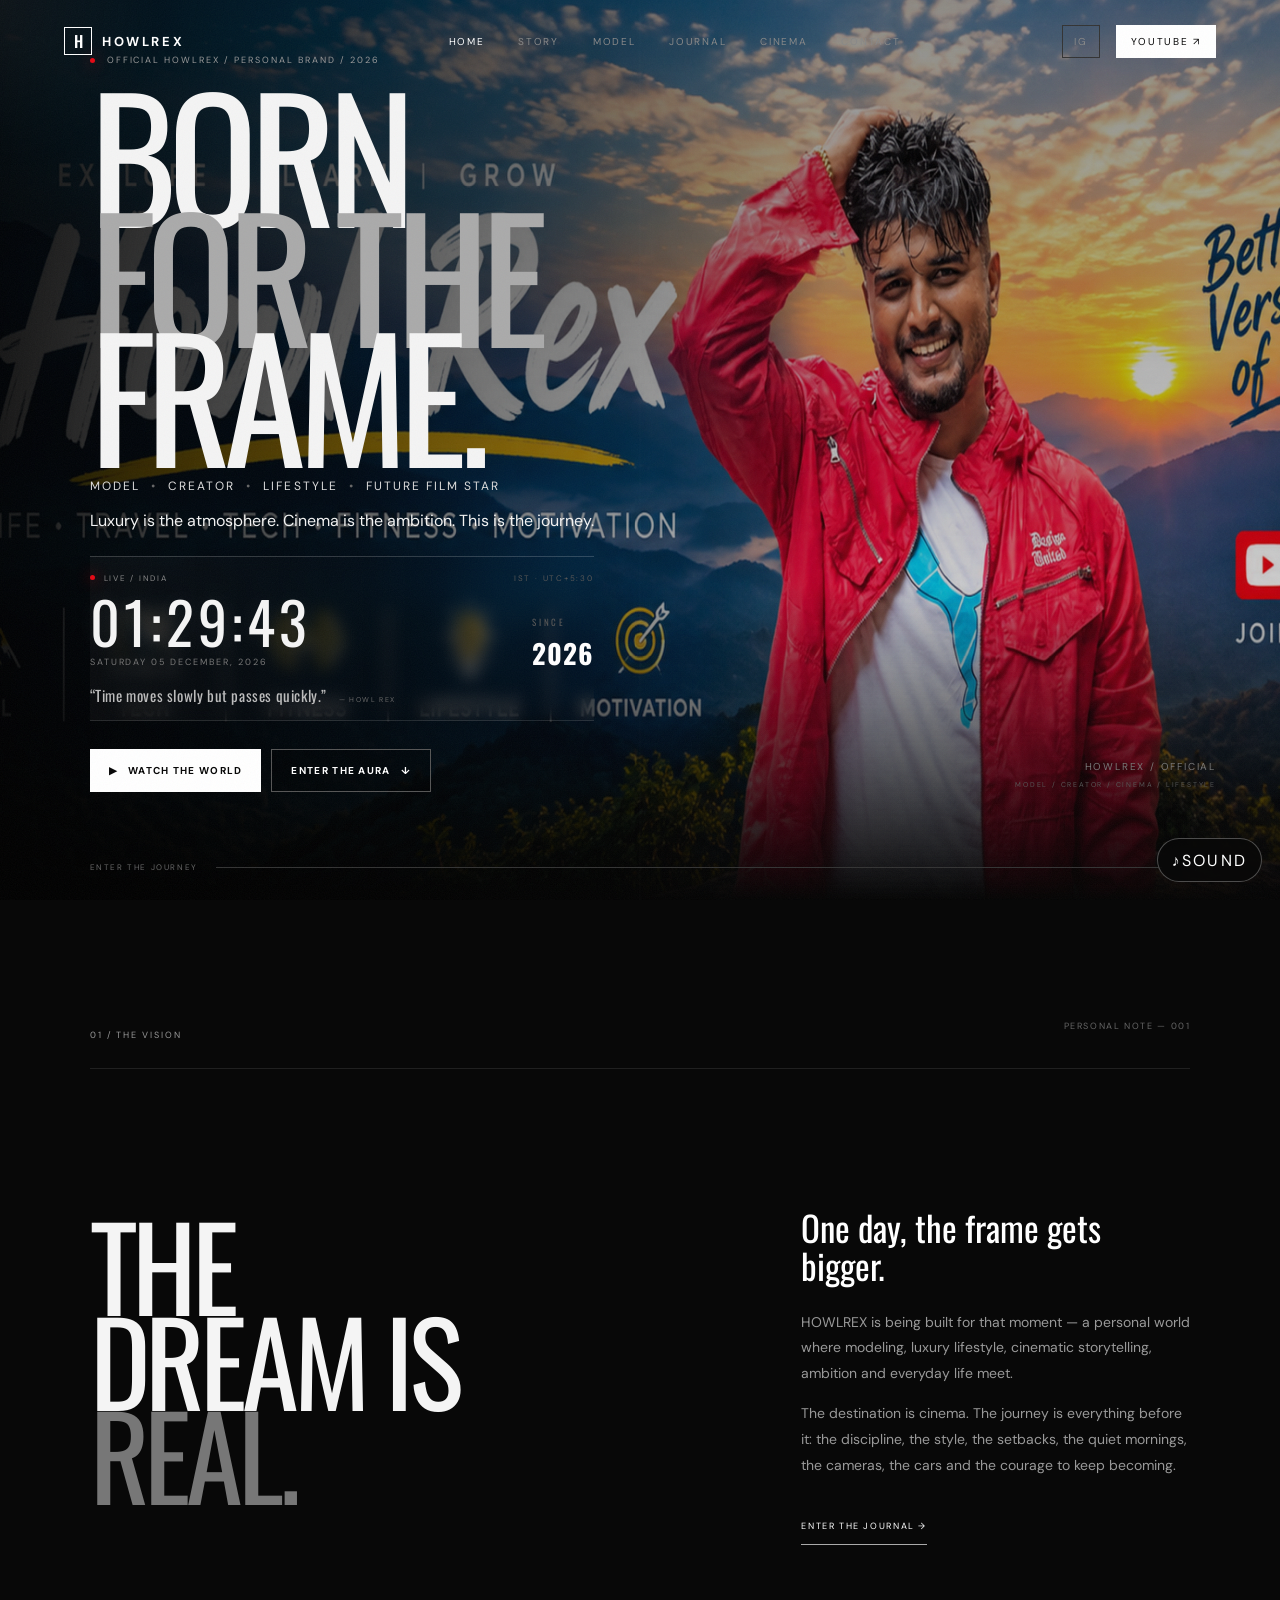
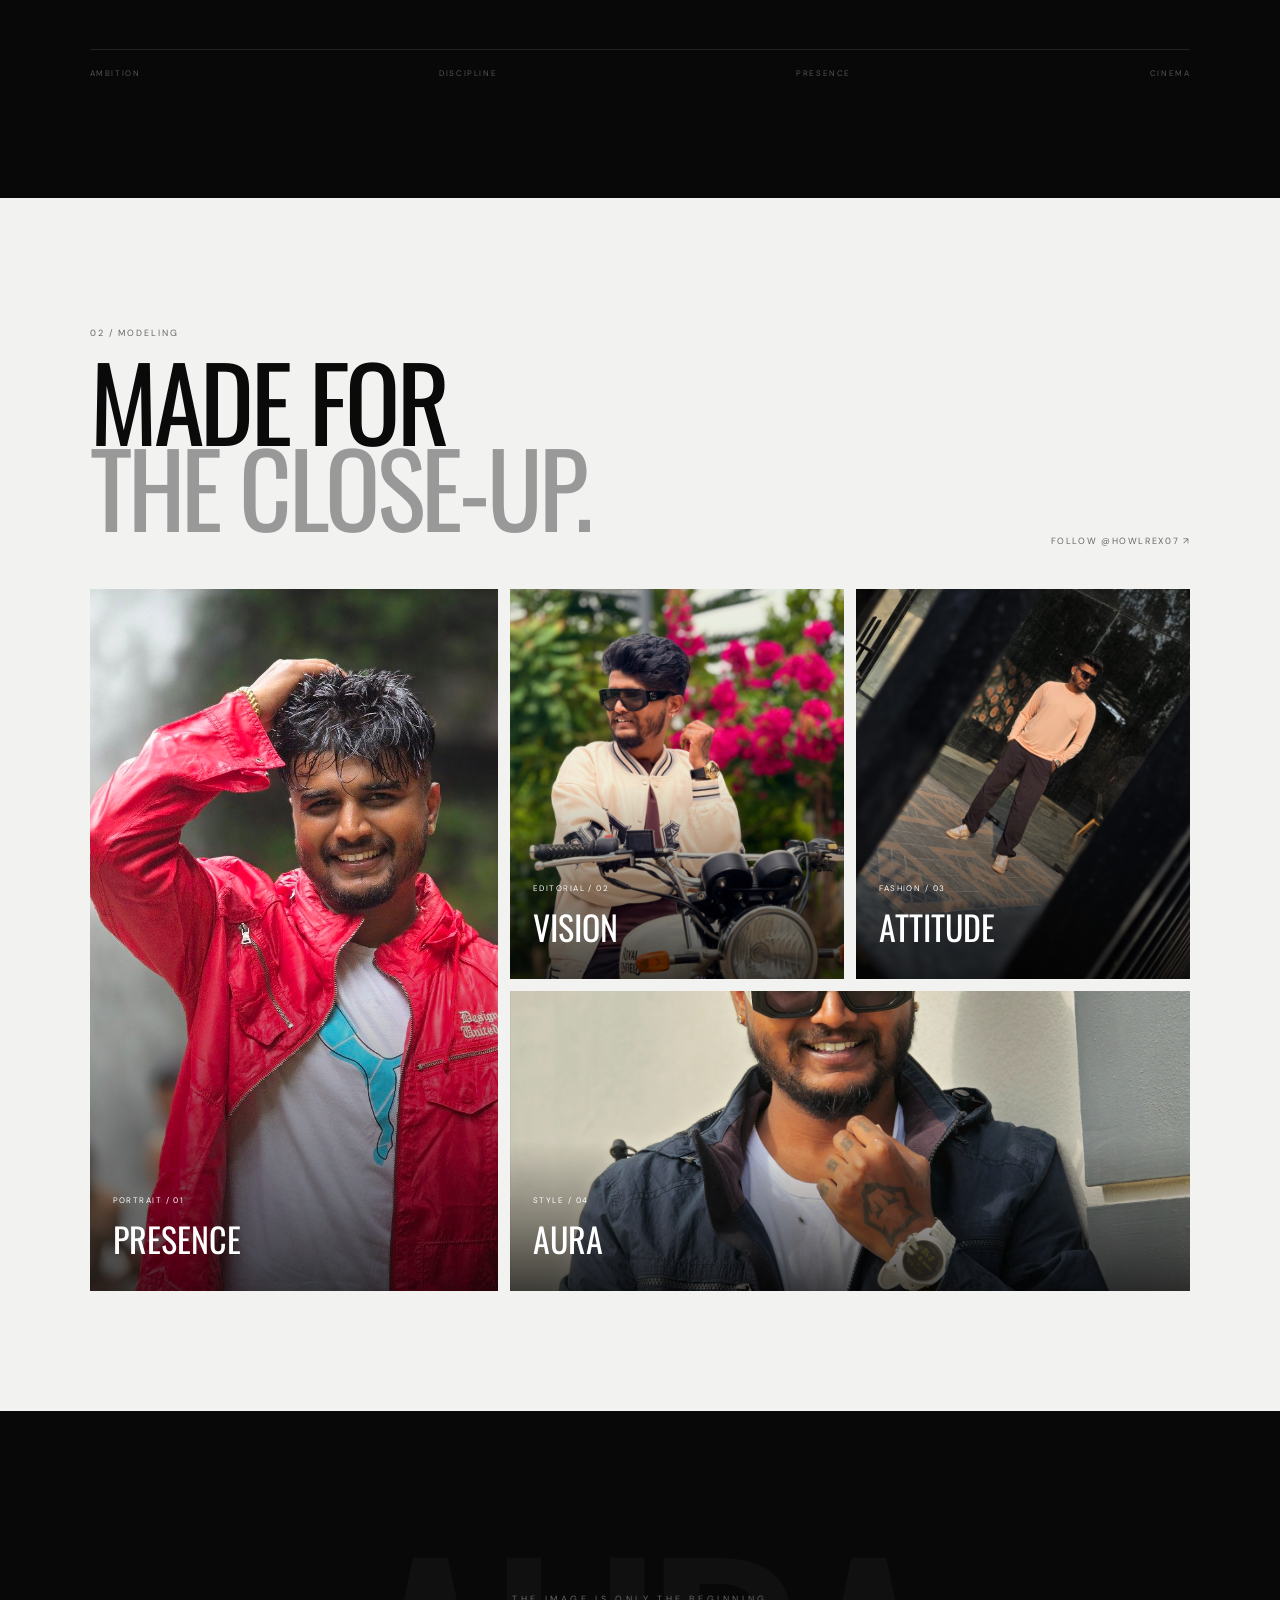
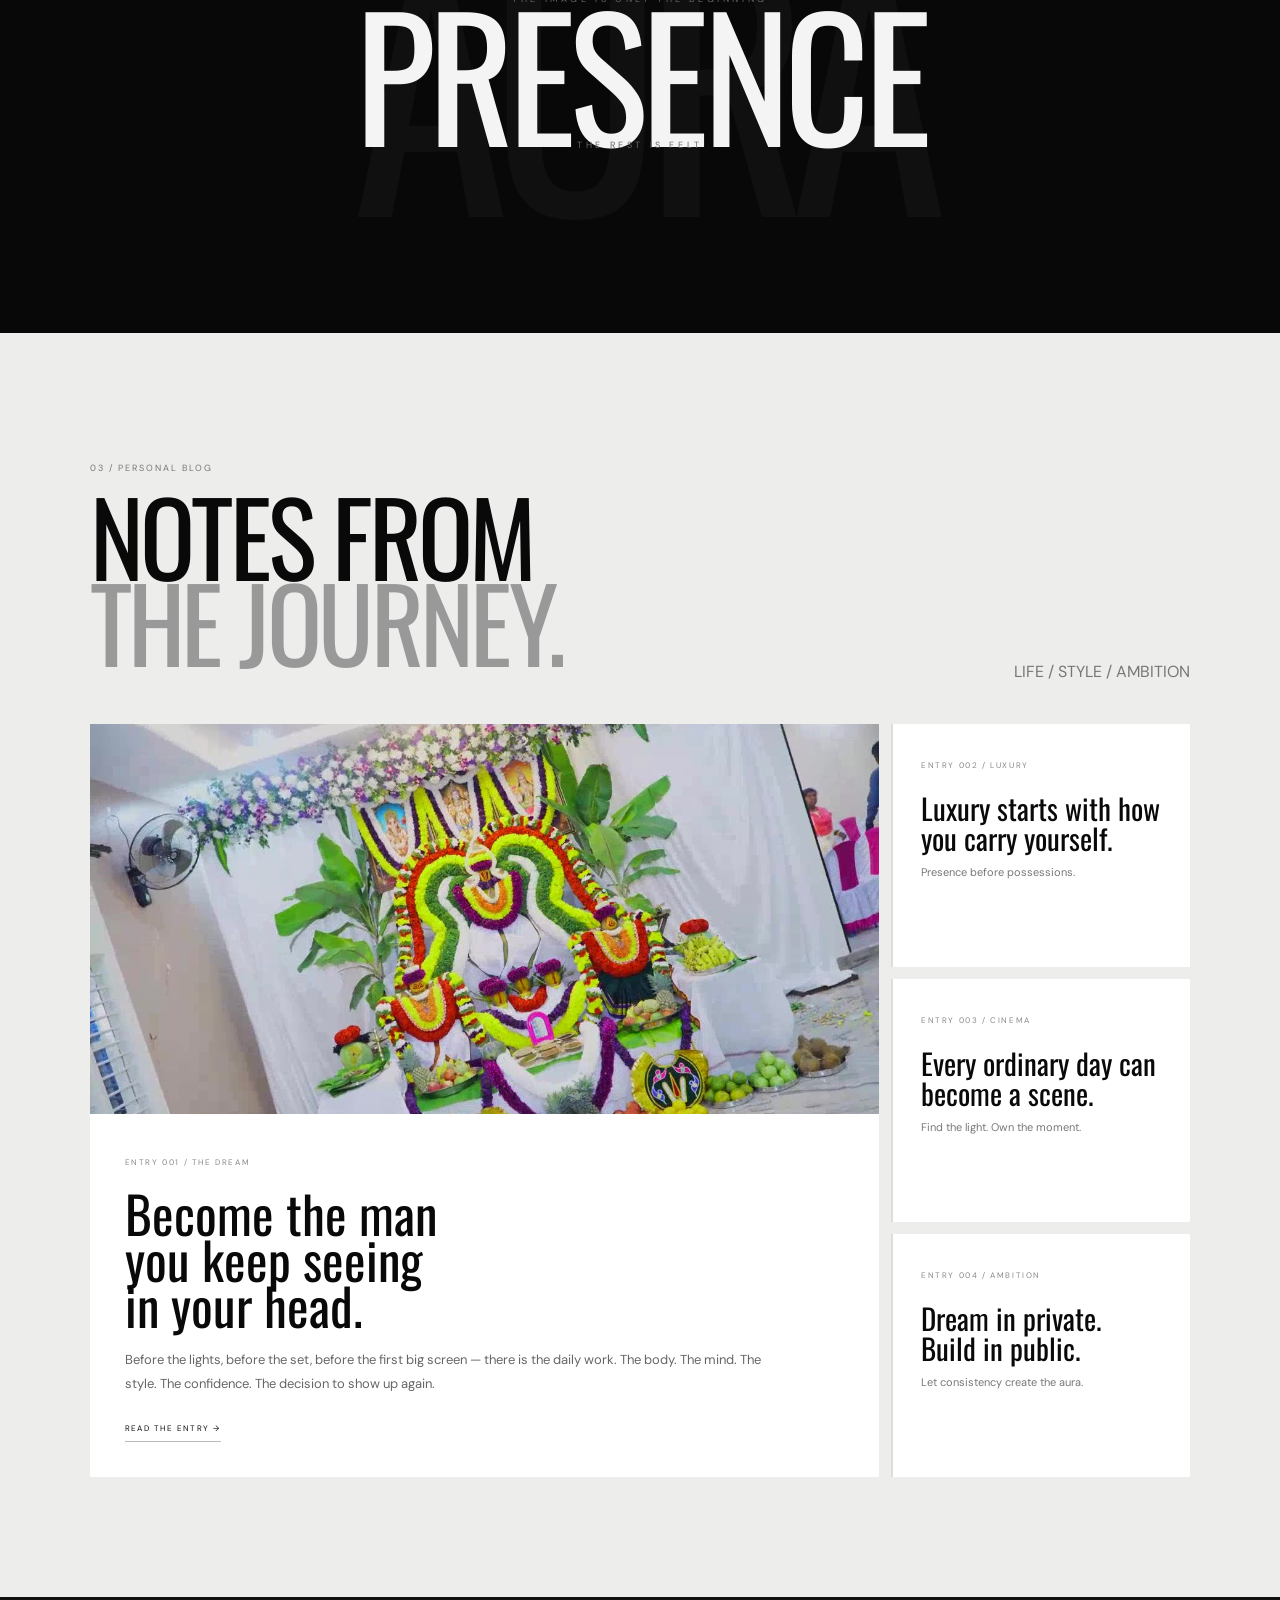
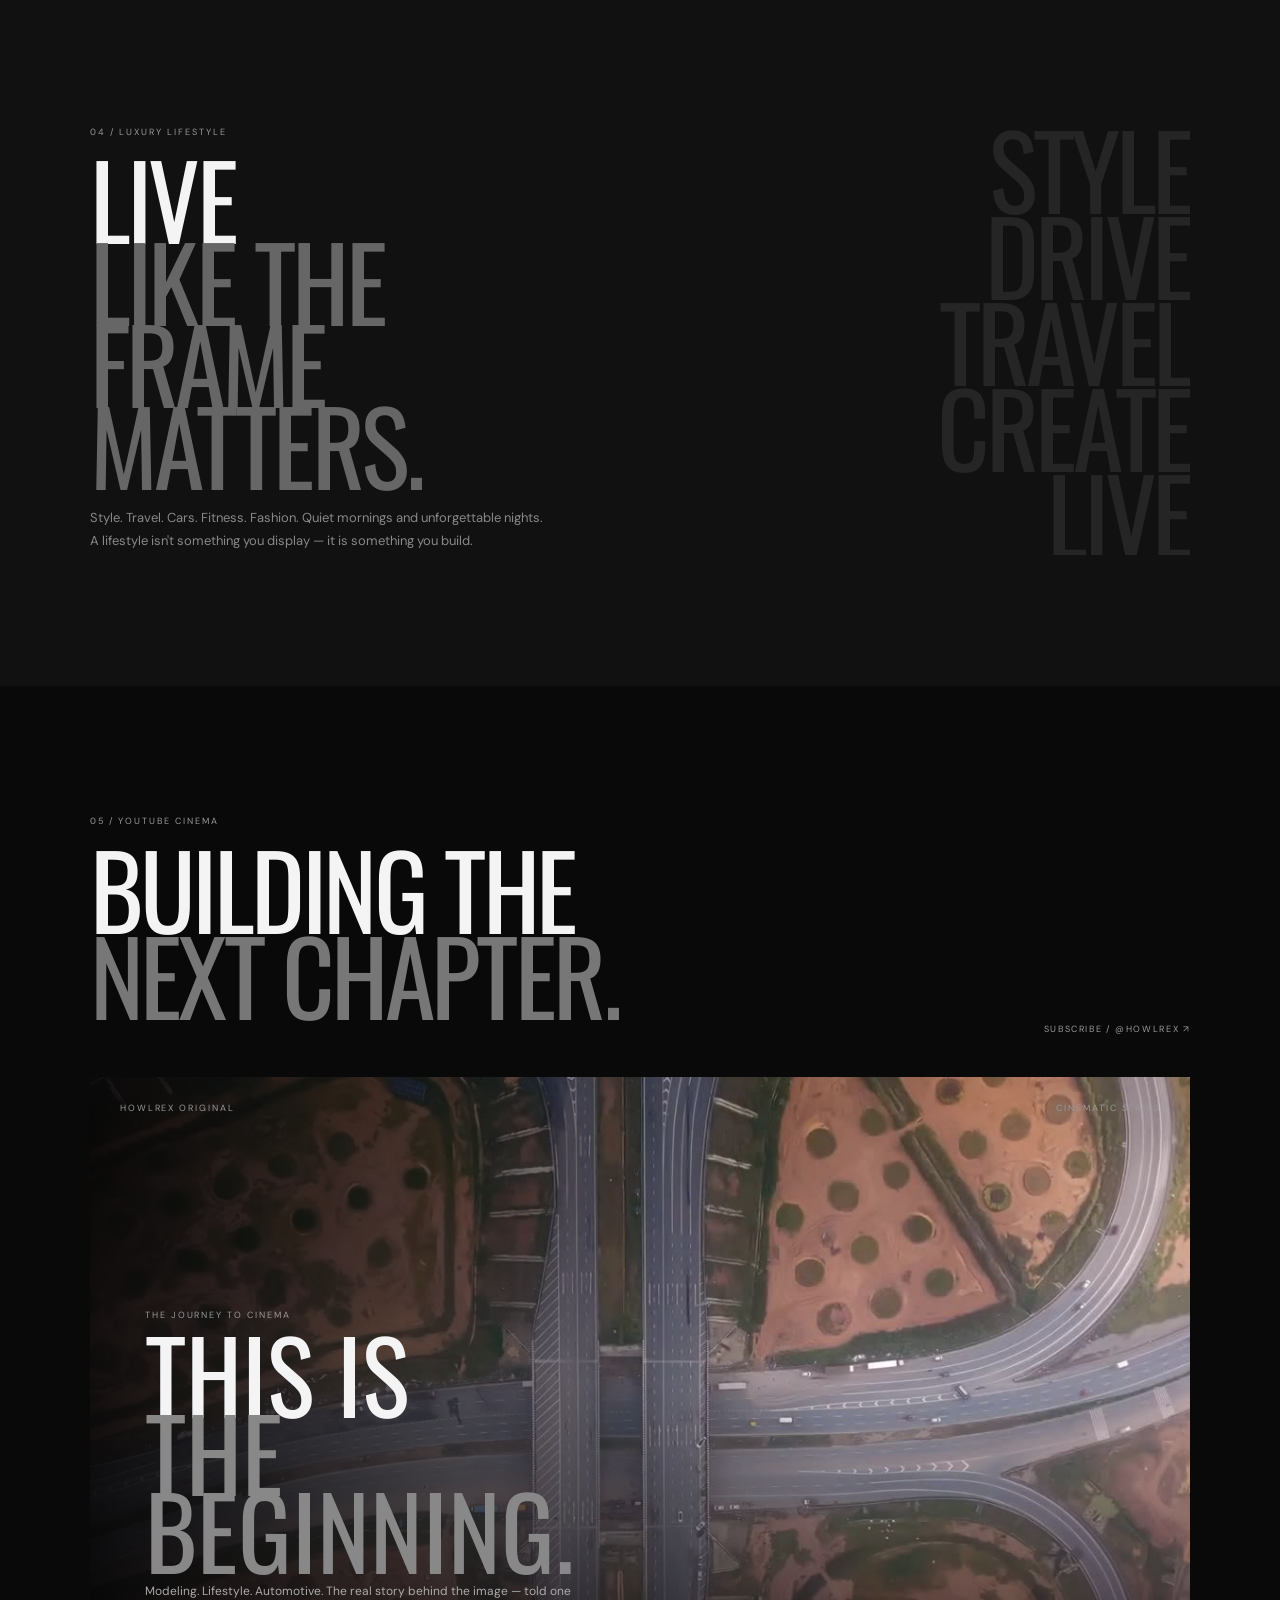
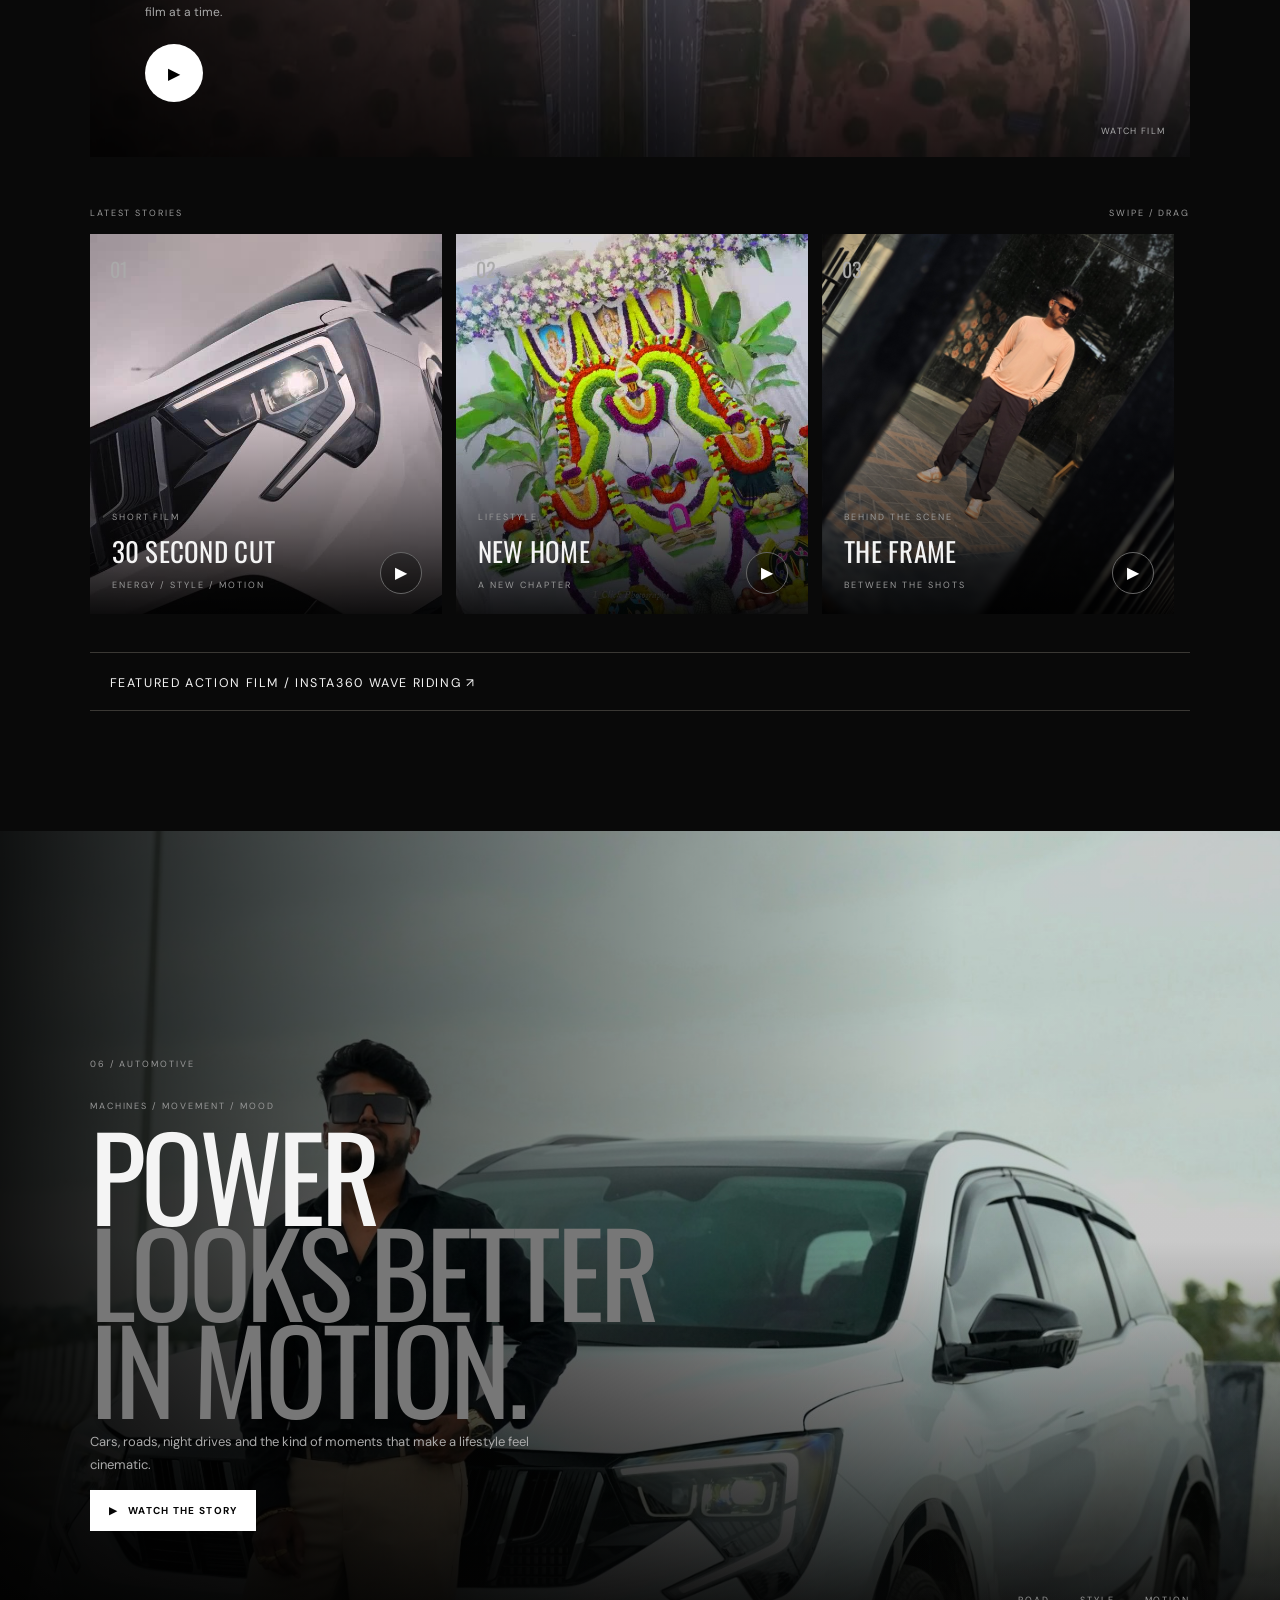
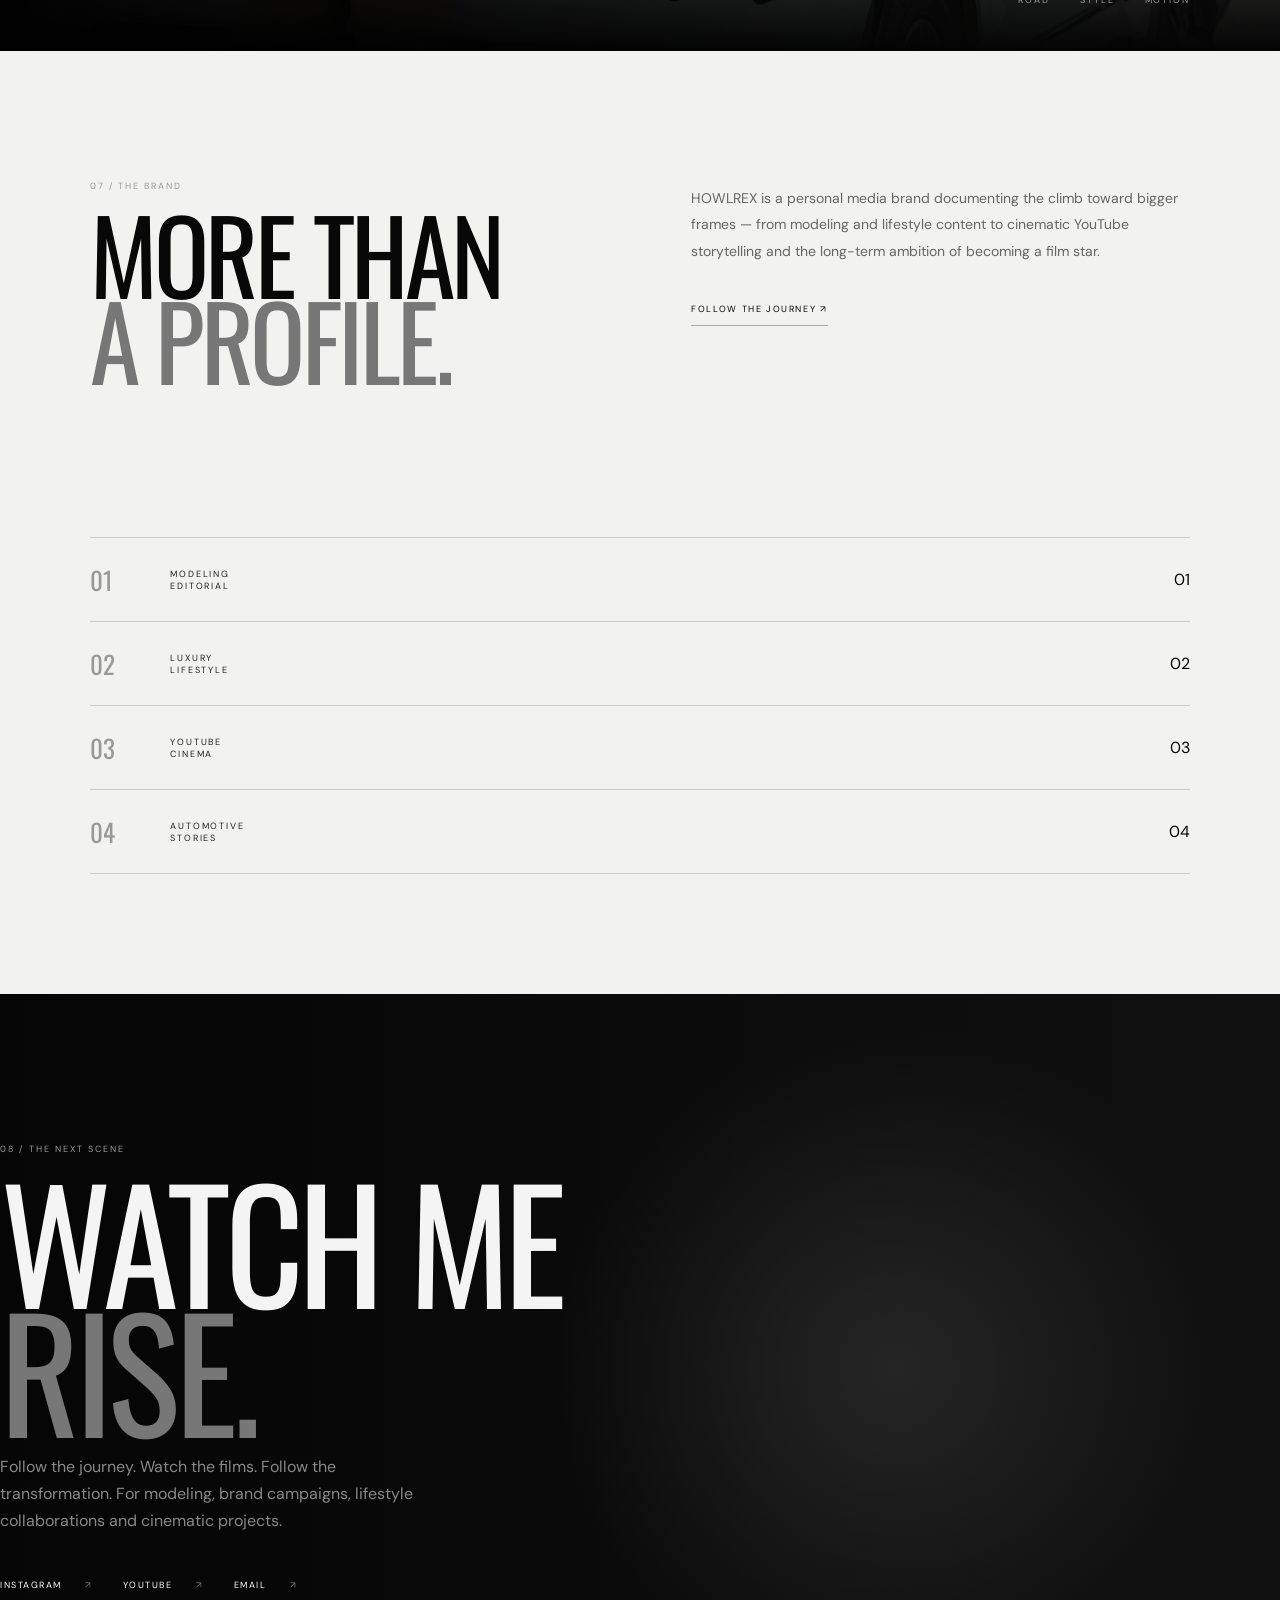
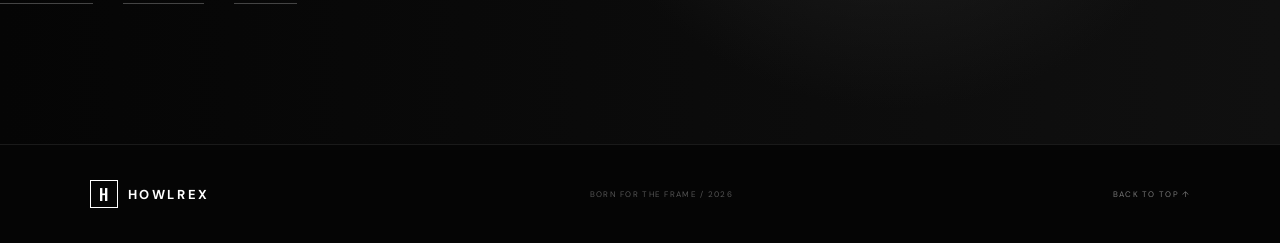
<file: index.html>
<!doctype html>
<html lang="en">
<head>
<meta charset="utf-8"><meta name="viewport" content="width=device-width,initial-scale=1">
<meta name="theme-color" content="#050505">
<meta name="description" content="HowlRex — official website for modeling, lifestyle, cinema, automotive and personal storytelling. Find the official HowlRex YouTube channel and Instagram @howlrex07.">
<meta name="application-name" content="HowlRex">
<meta name="referrer" content="strict-origin-when-cross-origin">
<meta property="og:type" content="website">
<meta property="og:locale" content="en_IN">
<meta property="og:updated_time" content="2026-10-03T00:00:00+05:30">
<meta property="og:title" content="HOWLREX — Born for the Frame">
<meta property="og:description" content="Modeling • Lifestyle • Cinema • Automotive • Personal Journal">
<title>HOWLREX — BORN FOR THE FRAME</title>
<link rel="preconnect" href="https://fonts.googleapis.com"><link rel="preconnect" href="https://fonts.gstatic.com" crossorigin>
<link href="https://fonts.googleapis.com/css2?family=DM+Sans:wght@400;500;600;700&family=Oswald:wght@300;400;500;600&display=swap" rel="stylesheet"><link rel="stylesheet" href="styles.css?v=20261003-2">
<link rel="canonical" href="https://howlrex-website.vercel.app/">
<meta name="robots" content="index,follow,max-image-preview:large,max-snippet:-1,max-video-preview:-1">
<meta name="author" content="HOWLREX">
<meta name="keywords" content="HowlRex, Howl Rex, HOWLREX, howlrex, howl rex, howlrex07, official HowlRex, Howl Rex YouTube, Howl Rex Instagram, HowlRex website, HowlRex model, HowlRex lifestyle, HowlRex cinema, HowlRex automotive">
<meta property="og:url" content="https://howlrex-website.vercel.app/">
<meta property="og:site_name" content="HOWLREX">
<meta property="og:image" content="https://howlrex-website.vercel.app/assets/img/banner.png.jpeg">
<meta name="twitter:card" content="summary_large_image">
<meta name="twitter:title" content="HOWLREX — Born for the Frame">
<meta name="twitter:description" content="Modeling • Luxury Lifestyle • Cinema • Automotive • Personal Journal">
<meta name="twitter:image" content="https://howlrex-website.vercel.app/assets/img/banner.png.jpeg">
<script type="application/ld+json">
{
  "@context":"https://schema.org",
  "@type":"ProfilePage",
  "url":"https://howlrex-website.vercel.app/",
  "name":"HOWLREX",
  "description":"HOWLREX — modeling, luxury lifestyle, cinema, automotive and personal storytelling.",
  "mainEntity":{
    "@type":"Person",
    "@id":"https://howlrex-website.vercel.app/#howlrex",
    "name":"HOWLREX",
    "alternateName":["HowlRex","Howl Rex","howlrex","HOWLREX","howlrex07","Official HowlRex"],
    "url":"https://howlrex-website.vercel.app/",
    "description":"Model, creator and lifestyle storyteller building toward a cinematic career.",
    "image":"https://howlrex-website.vercel.app/assets/img/banner.png.jpeg",
    "sameAs":[
      "https://www.instagram.com/howlrex07/",
      "https://www.youtube.com/@HowlRex"
    ],
    "identifier":"howlrex07"
  }
}
</script>
<script type="application/ld+json">
{
  "@context":"https://schema.org",
  "@type":"WebSite",
  "name":"HOWLREX",
  "alternateName":["HowlRex","howlrex","HOWLREX official"],
  "url":"https://howlrex-website.vercel.app/",
  "description":"Official HowlRex website — the central home for HowlRex modeling, lifestyle, cinema, automotive and personal storytelling.",
  "alternateName":["Howl Rex","HOWLREX","Official HowlRex","HowlRex website"],
  "potentialAction":{"@type":"SearchAction","target":"https://howlrex-website.vercel.app/?q={search_term_string}","query-input":"required name=search_term_string"}
}
</script>
</head>
<body><div class="grain"></div><div class="cursor-glow"></div>
<header class="topbar" id="top"><a class="brand" href="#home"><span class="brand-mark">H</span><span>HOWLREX</span></a>
<nav class="desktop-nav"><a href="#home" class="active">Home</a><a href="#story">Story</a><a href="#model">Model</a><a href="#journal">Journal</a><a href="#cinema">Cinema</a><a href="#contact">Contact</a></nav>
<div class="nav-right"><a class="social-mini" href="https://www.instagram.com/howlrex07?stkn=MTJjazU2d25rc29kZg==" target="_blank" rel="noopener">IG</a><a class="watch-mini" href="https://www.youtube.com/@HowlRex" target="_blank" rel="noopener">YouTube ↗</a><button class="menu-btn" aria-label="Open menu" aria-expanded="false"><span></span><span></span></button></div></header>
<aside class="mobile-menu" aria-hidden="true"><div class="mobile-menu-head"><span>HOWLREX / PERSONAL WORLD</span><span>2026</span></div><a href="#home">01 <b>Home</b></a><a href="#story">02 <b>Story</b></a><a href="#model">03 <b>Model</b></a><a href="#journal">04 <b>Journal</b></a><a href="#cinema">05 <b>Cinema</b></a><a href="#contact">06 <b>Contact</b></a><div class="mobile-social"><a href="https://www.instagram.com/howlrex07?stkn=MTJjazU2d25rc29kZg==" target="_blank" rel="noopener">Instagram ↗</a><a href="https://www.youtube.com/@HowlRex" target="_blank" rel="noopener">YouTube ↗</a></div></aside>
<main>
<section class="hero" id="home"><div class="hero-media"></div><div class="hero-shade"></div><div class="hero-lines"></div><div class="hero-content reveal"><p class="eyebrow"><span></span> OFFICIAL HOWLREX / PERSONAL BRAND / 2026</p><h1>BORN<br><em>FOR THE</em><br><strong>FRAME.</strong></h1><p class="hero-sub">Model <i>•</i> Creator <i>•</i> Lifestyle <i>•</i> Future Film Star</p><p class="hero-intro">Luxury is the atmosphere. Cinema is the ambition. This is the journey.</p><div class="hero-time reveal" aria-label="Live HowlRex time"><div class="time-head"><span class="live-dot"></span><span>LIVE / INDIA</span><span class="time-zone">IST · UTC+5:30</span></div><div class="live-clock" id="liveClock">00:00:00</div><div class="live-date" id="liveDate">LOADING DATE</div><div class="since-year">SINCE <strong>2026</strong></div><blockquote>“Time moves slowly but passes quickly.” <cite>— HOWL REX</cite></blockquote></div><div class="hero-actions"><button class="btn btn-white" data-video="main-film"><span>▶</span> Watch the world</button><a class="btn btn-line" href="#story">Enter the aura <span>↓</span></a></div></div><div class="hero-bottom"><span>ENTER THE JOURNEY</span><span class="hero-line"></span><span>01 / 08</span></div><div class="hero-corner">HOWLREX / OFFICIAL<br><small>MODEL / CREATOR / CINEMA / LIFESTYLE</small></div></section>
<section class="section manifesto" id="story"><div class="manifesto-top reveal"><p class="section-kicker">01 / THE VISION</p><span>PERSONAL NOTE — 001</span></div><div class="manifesto-grid"><div class="manifesto-title reveal"><h2>THE<br>DREAM IS<br><em>REAL.</em></h2></div><div class="manifesto-copy reveal"><p class="dropcap">One day, the frame gets bigger.</p><p>HOWLREX is being built for that moment — a personal world where modeling, luxury lifestyle, cinematic storytelling, ambition and everyday life meet.</p><p>The destination is cinema. The journey is everything before it: the discipline, the style, the setbacks, the quiet mornings, the cameras, the cars and the courage to keep becoming.</p><a class="text-link light-link" href="#journal">Enter the journal <span>→</span></a></div></div><div class="manifesto-footer"><span>AMBITION</span><span>DISCIPLINE</span><span>PRESENCE</span><span>CINEMA</span></div></section>
<section class="section model" id="model"><div class="section-top reveal"><div><p class="section-kicker">02 / MODELING</p><h2>Made for<br><em>the close-up.</em></h2></div><a href="https://www.instagram.com/howlrex07?stkn=MTJjazU2d25rc29kZg==" target="_blank" rel="noopener" class="view-all">FOLLOW @HOWLREX07 ↗</a></div><div class="model-grid"><article class="model-card model-a reveal"><div class="model-photo"></div><div class="model-caption"><small>PORTRAIT / 01</small><h3>PRESENCE</h3></div></article><article class="model-card model-b reveal"><div class="model-photo"></div><div class="model-caption"><small>EDITORIAL / 02</small><h3>VISION</h3></div></article><article class="model-card model-c reveal"><div class="model-photo"></div><div class="model-caption"><small>FASHION / 03</small><h3>ATTITUDE</h3></div></article><article class="model-card model-d reveal"><div class="model-photo"></div><div class="model-caption"><small>STYLE / 04</small><h3>AURA</h3></div></article></div></section>
<section class="aura-break"><div class="aura-word">AURA</div><div class="aura-center"><span>THE IMAGE IS ONLY THE BEGINNING</span><strong>PRESENCE</strong><span>THE REST IS FELT</span></div></section>
<section class="section journal" id="journal"><div class="section-top reveal"><div><p class="section-kicker">03 / PERSONAL BLOG</p><h2>Notes from<br><em>the journey.</em></h2></div><span class="journal-note">LIFE / STYLE / AMBITION</span></div><div class="journal-grid"><article class="journal-feature reveal"><div class="journal-image journal-main"></div><div class="journal-body"><span>ENTRY 001 / THE DREAM</span><h3>Become the man<br>you keep seeing<br>in your head.</h3><p>Before the lights, before the set, before the first big screen — there is the daily work. The body. The mind. The style. The confidence. The decision to show up again.</p><a href="#contact">READ THE ENTRY →</a></div></article><div class="journal-side"><article class="journal-card reveal"><span>ENTRY 002 / LUXURY</span><h3>Luxury starts with how you carry yourself.</h3><p>Presence before possessions.</p></article><article class="journal-card reveal"><span>ENTRY 003 / CINEMA</span><h3>Every ordinary day can become a scene.</h3><p>Find the light. Own the moment.</p></article><article class="journal-card reveal"><span>ENTRY 004 / AMBITION</span><h3>Dream in private. Build in public.</h3><p>Let consistency create the aura.</p></article></div></div></section>
<section class="section lifestyle-strip"><div class="strip-copy reveal"><p class="section-kicker">04 / LUXURY LIFESTYLE</p><h2>LIVE<br><em>LIKE THE<br>FRAME MATTERS.</em></h2><p>Style. Travel. Cars. Fitness. Fashion. Quiet mornings and unforgettable nights. A lifestyle isn't something you display — it is something you build.</p></div><div class="strip-words"><span>STYLE</span><span>DRIVE</span><span>TRAVEL</span><span>CREATE</span><span>LIVE</span></div></section>
<section class="section watch" id="cinema"><div class="section-top reveal"><div><p class="section-kicker">05 / YOUTUBE CINEMA</p><h2>Building the<br><em>next chapter.</em></h2></div><a href="https://www.youtube.com/@HowlRex" target="_blank" rel="noopener" class="view-all">SUBSCRIBE / @HOWLREX ↗</a></div><article class="feature-film reveal"><div class="film-image"></div><div class="film-overlay"></div><div class="film-top"><span>HOWLREX ORIGINAL</span><span>CINEMATIC SERIES</span></div><div class="film-copy"><p class="tag">THE JOURNEY TO CINEMA</p><h3>THIS IS<br><em>THE BEGINNING.</em></h3><p>Modeling. Lifestyle. Automotive. The real story behind the image — told one film at a time.</p><button class="circle-play" data-video="main-film">▶</button></div><div class="film-time">WATCH FILM</div></article><div class="content-label"><span>LATEST STORIES</span><span>SWIPE / DRAG</span></div><div class="media-rail"><article class="media-card reveal" data-video="thirty-sec"><div class="media-thumb thumb-1"></div><span class="media-number">01</span><div class="media-meta"><span>SHORT FILM</span><b>30 SECOND CUT</b><small>ENERGY / STYLE / MOTION</small></div><button class="small-play" data-video="thirty-sec">▶</button></article><article class="media-card reveal" data-video="new-home"><div class="media-thumb thumb-2"></div><span class="media-number">02</span><div class="media-meta"><span>LIFESTYLE</span><b>NEW HOME</b><small>A NEW CHAPTER</small></div><button class="small-play" data-video="new-home">▶</button></article><article class="media-card reveal" data-video="main-film"><div class="media-thumb thumb-3"></div><span class="media-number">03</span><div class="media-meta"><span>BEHIND THE SCENE</span><b>THE FRAME</b><small>BETWEEN THE SHOTS</small></div><button class="small-play" data-video="main-film">▶</button></article></div><div style="margin-top:30px;padding:18px 20px;border-top:1px solid #3a3834;border-bottom:1px solid #3a3834"><a href="/insta360-wave-riding.html" style="color:inherit;text-decoration:none;font-size:.78rem;letter-spacing:.13em">FEATURED ACTION FILM / INSTA360 WAVE RIDING ↗</a></div></section>
<section class="section automotive" id="automotive"><div class="auto-media"></div><div class="auto-shade"></div><div class="auto-copy reveal"><p class="section-kicker">06 / AUTOMOTIVE</p><p class="auto-eyebrow">MACHINES / MOVEMENT / MOOD</p><h2>POWER<br><em>LOOKS BETTER<br>IN MOTION.</em></h2><p>Cars, roads, night drives and the kind of moments that make a lifestyle feel cinematic.</p><button class="btn btn-white" data-video="main-film"><span>▶</span> Watch the story</button></div><div class="auto-data"><span>ROAD</span><span>STYLE</span><span>MOTION</span></div></section>
<section class="section about" id="about"><div class="about-heading reveal"><p class="section-kicker">07 / THE BRAND</p><h2>More than<br><em>a profile.</em></h2></div><div class="about-copy reveal"><p>HOWLREX is a personal media brand documenting the climb toward bigger frames — from modeling and lifestyle content to cinematic YouTube storytelling and the long-term ambition of becoming a film star.</p><a class="text-link dark-link" href="https://www.instagram.com/howlrex07?stkn=MTJjazU2d25rc29kZg==" target="_blank" rel="noopener">Follow the journey <span>↗</span></a></div><div class="about-list reveal"><div><b>01</b><span>MODELING<br>EDITORIAL</span><em>01</em></div><div><b>02</b><span>LUXURY<br>LIFESTYLE</span><em>02</em></div><div><b>03</b><span>YOUTUBE<br>CINEMA</span><em>03</em></div><div><b>04</b><span>AUTOMOTIVE<br>STORIES</span><em>04</em></div></div></section>
<section class="contact" id="contact"><div class="contact-bg"></div><div class="contact-content reveal"><p class="section-kicker">08 / THE NEXT SCENE</p><h2>WATCH ME<br><em>RISE.</em></h2><p>Follow the journey. Watch the films. Follow the transformation. For modeling, brand campaigns, lifestyle collaborations and cinematic projects.</p><div class="contact-actions"><a href="https://www.instagram.com/howlrex07?stkn=MTJjazU2d25rc29kZg==" target="_blank" rel="noopener">Instagram <span>↗</span></a><a href="https://www.youtube.com/@HowlRex" target="_blank" rel="noopener">YouTube <span>↗</span></a><a href="mailto:hello@howlrex.com">Email <span>↗</span></a></div></div></section>
</main><footer><a class="brand" href="#home"><span class="brand-mark">H</span><span>HOWLREX</span></a><span>BORN FOR THE FRAME / 2026</span><a href="#home">BACK TO TOP ↑</a></footer>
<div class="video-modal" aria-hidden="true"><div class="video-backdrop"></div><div class="video-dialog"><button class="video-close" aria-label="Close video">×</button><video id="player" controls playsinline preload="metadata"></video><div class="player-bar"><span id="playerTitle">HOWLREX</span><span>ESC TO CLOSE</span></div></div></div><div class="audio-control" aria-label="Background music controls"><button id="musicToggle" type="button" aria-label="Start background music" aria-pressed="false"><span class="music-icon">♪</span><span class="music-label">SOUND</span></button><audio id="backgroundMusic" controls loop preload="metadata" playsinline><source src="assets/audio/howlrex-background.m4a?v=20261003" type="audio/mp4"></audio></div><script src="script.js?v=20261003-2"></script>
<script>
/* HOWLREX RESILIENCE CLOCK — runs even if the enhancement layer fails */
(function(){
  function tick(){
    var clock=document.getElementById("liveClock"), date=document.getElementById("liveDate");
    if(!clock||!date)return;
    var now=new Date();
    var parts=new Intl.DateTimeFormat("en-IN",{
      timeZone:"Asia/Kolkata",hour:"2-digit",minute:"2-digit",second:"2-digit",hour12:false
    }).formatToParts(now);
    var get=function(type){var p=parts.find(function(x){return x.type===type});return p?p.value:"00"};
    clock.textContent=get("hour")+":"+get("minute")+":"+get("second");
    date.textContent=new Intl.DateTimeFormat("en-IN",{
      timeZone:"Asia/Kolkata",weekday:"long",day:"2-digit",month:"long",year:"numeric"
    }).format(now).toUpperCase();
  }
  tick();
  setInterval(tick,1000);
})();
</script></body></html>
</file>
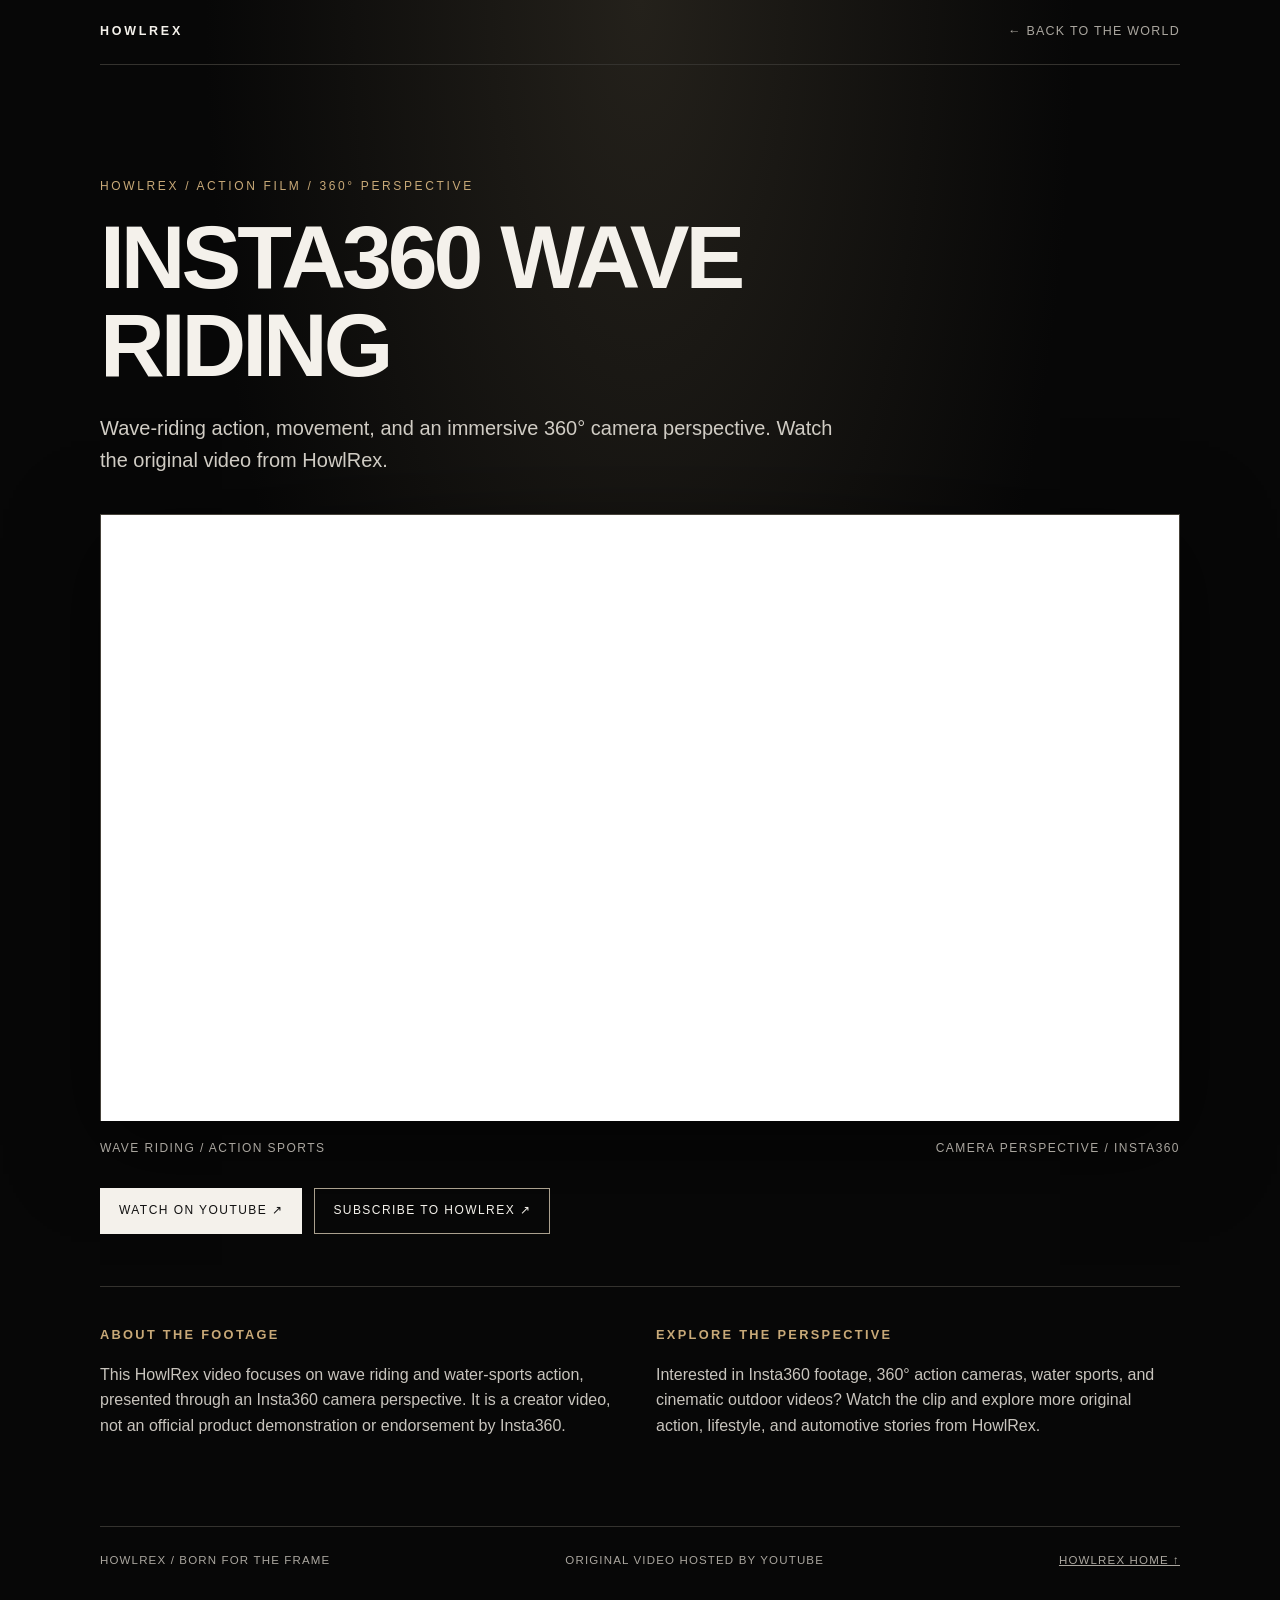
<file: insta360-wave-riding.html>
<!doctype html>
<html lang="en">
<head>
  <meta charset="utf-8">
  <meta name="viewport" content="width=device-width, initial-scale=1">
  <meta name="theme-color" content="#050505">
  <meta name="robots" content="index,follow,max-image-preview:large,max-snippet:-1,max-video-preview:-1">
  <meta name="description" content="Watch HowlRex wave-riding action footage captured with an Insta360 360° action camera. Explore immersive angles, water-sports movement, and cinematic action.">
  <meta name="author" content="HowlRex">
  <title>Insta360 Wave Riding | 360° Action Video | HowlRex</title>
  <link rel="canonical" href="https://howlrex-website.vercel.app/insta360-wave-riding.html">
  <meta property="og:type" content="video.other">
  <meta property="og:site_name" content="HowlRex">
  <meta property="og:title" content="Insta360 Wave Riding | 360° Action Video | HowlRex">
  <meta property="og:description" content="Immersive wave-riding action captured with an Insta360 360° action camera. Watch the video from HowlRex.">
  <meta property="og:url" content="https://howlrex-website.vercel.app/insta360-wave-riding.html">
  <meta property="og:image" content="https://i.ytimg.com/vi/QQ-wm0-KYTI/hqdefault.jpg">
  <meta property="og:video" content="https://www.youtube.com/embed/QQ-wm0-KYTI">
  <meta property="og:video:type" content="text/html">
  <meta name="twitter:card" content="summary_large_image">
  <meta name="twitter:title" content="Insta360 Wave Riding | HowlRex">
  <meta name="twitter:description" content="Wave-riding action and immersive 360° camera perspective from HowlRex.">
  <meta name="twitter:image" content="https://i.ytimg.com/vi/QQ-wm0-KYTI/hqdefault.jpg">
  <script type="application/ld+json">
  {
    "@context": "https://schema.org",
    "@type": "VideoObject",
    "name": "Insta360 Wave Riding | 360° Action Video | HowlRex",
    "description": "Wave-riding action footage published by HowlRex, captured with an Insta360 360-degree action camera. The video is available to watch on YouTube.",
    "keywords": ["Insta360", "Insta360 action camera", "Insta360 wave riding", "360 camera footage", "wave riding", "water sports", "HowlRex"],
    "thumbnailUrl": ["https://i.ytimg.com/vi/QQ-wm0-KYTI/hqdefault.jpg"],
    "embedUrl": "https://www.youtube.com/embed/QQ-wm0-KYTI",
    "url": "https://www.youtube.com/watch?v=QQ-wm0-KYTI",
    "mainEntityOfPage": "https://howlrex-website.vercel.app/insta360-wave-riding.html",
    "publisher": {
      "@type": "Organization",
      "name": "HowlRex",
      "url": "https://howlrex-website.vercel.app/"
    },
    "potentialAction": {
      "@type": "WatchAction",
      "target": "https://www.youtube.com/watch?v=QQ-wm0-KYTI"
    }
  }
  </script>
  <style>
    :root{color-scheme:dark;--bg:#070707;--fg:#f4f1eb;--muted:#aaa69f;--line:#34322e;--accent:#c8a978}
    *{box-sizing:border-box}html{background:var(--bg);scroll-behavior:smooth}body{margin:0;background:radial-gradient(ellipse at 50% 0%,#24211b 0%,var(--bg) 48%);color:var(--fg);font-family:Arial,Helvetica,sans-serif;line-height:1.6}
    a{color:inherit} .wrap{width:min(1080px,calc(100% - 40px));margin:0 auto}
    header{display:flex;align-items:center;justify-content:space-between;padding:22px 0;border-bottom:1px solid var(--line);font-size:.78rem;letter-spacing:.16em}
    .brand{text-decoration:none;font-weight:800;letter-spacing:.22em}.back{color:var(--muted);text-decoration:none;letter-spacing:.1em}
    main{padding:clamp(44px,8vw,100px) 0 72px}.eyebrow{color:var(--accent);font-size:.75rem;letter-spacing:.22em;text-transform:uppercase}
    h1{font-size:clamp(2.5rem,7vw,5.8rem);line-height:.98;letter-spacing:-.045em;text-transform:uppercase;max-width:900px;margin:18px 0 22px}
    .intro{font-size:clamp(1rem,2vw,1.25rem);color:#d0ccc4;max-width:760px}
    .player{margin:38px 0 18px;border:1px solid #46423a;background:#000;box-shadow:0 24px 80px #0009;aspect-ratio:16/9}
    .player iframe{width:100%;height:100%;border:0;display:block}.caption{display:flex;justify-content:space-between;gap:16px;flex-wrap:wrap;color:var(--muted);font-size:.75rem;letter-spacing:.12em;text-transform:uppercase}
    .actions{display:flex;gap:12px;flex-wrap:wrap;margin:30px 0 52px}.btn{display:inline-flex;align-items:center;justify-content:center;padding:12px 18px;border:1px solid #aaa08e;text-decoration:none;text-transform:uppercase;font-size:.75rem;letter-spacing:.12em}.btn.primary{background:var(--fg);color:#111;border-color:var(--fg)}
    .details{display:grid;grid-template-columns:1fr 1fr;gap:32px;border-top:1px solid var(--line);padding-top:28px}.details h2{font-size:.8rem;letter-spacing:.18em;color:var(--accent);text-transform:uppercase}.details p{color:#c8c4bd;max-width:58ch}
    footer{border-top:1px solid var(--line);padding:24px 0 34px;color:var(--muted);font-size:.72rem;letter-spacing:.1em;display:flex;justify-content:space-between;gap:12px;flex-wrap:wrap}
    @media(max-width:650px){.wrap{width:min(100% - 28px,1080px)}header{font-size:.68rem}.details{grid-template-columns:1fr;gap:12px}.player{margin-top:28px}}
  </style>
</head>
<body>
  <div class="wrap">
    <header>
      <a class="brand" href="/" aria-label="HowlRex home">HOWLREX</a>
      <a class="back" href="/#cinema">← BACK TO THE WORLD</a>
    </header>
    <main>
      <p class="eyebrow">HOWLREX / ACTION FILM / 360° PERSPECTIVE</p>
      <h1>Insta360 Wave Riding</h1>
      <p class="intro">Wave-riding action, movement, and an immersive 360° camera perspective. Watch the original video from HowlRex.</p>
      <div class="player">
        <iframe
          src="https://www.youtube-nocookie.com/embed/QQ-wm0-KYTI?rel=0"
          title="HowlRex — Insta360 Wave Riding"
          loading="eager"
          referrerpolicy="strict-origin-when-cross-origin"
          allow="accelerometer; autoplay; clipboard-write; encrypted-media; gyroscope; picture-in-picture; web-share"
          allowfullscreen></iframe>
      </div>
      <div class="caption"><span>WAVE RIDING / ACTION SPORTS</span><span>CAMERA PERSPECTIVE / INSTA360</span></div>
      <div class="actions">
        <a class="btn primary" href="https://www.youtube.com/watch?v=QQ-wm0-KYTI" target="_blank" rel="noopener noreferrer">Watch on YouTube ↗</a>
        <a class="btn" href="https://www.youtube.com/@HowlRex" target="_blank" rel="noopener noreferrer">Subscribe to HowlRex ↗</a>
      </div>
      <section class="details" aria-label="About this video">
        <div>
          <h2>About the footage</h2>
          <p>This HowlRex video focuses on wave riding and water-sports action, presented through an Insta360 camera perspective. It is a creator video, not an official product demonstration or endorsement by Insta360.</p>
        </div>
        <div>
          <h2>Explore the perspective</h2>
          <p>Interested in Insta360 footage, 360° action cameras, water sports, and cinematic outdoor videos? Watch the clip and explore more original action, lifestyle, and automotive stories from HowlRex.</p>
        </div>
      </section>
    </main>
    <footer><span>HOWLREX / BORN FOR THE FRAME</span><span>ORIGINAL VIDEO HOSTED BY YOUTUBE</span><a href="/">HOWLREX HOME ↑</a></footer>
  </div>
</body>
</html>
</file>
<file: styles.css>
*{box-sizing:border-box}html{scroll-behavior:smooth}body{margin:0;background:#050505;color:#f4f4f4;font-family:"DM Sans",sans-serif;overflow-x:hidden}.grain{position:fixed;inset:0;z-index:100;pointer-events:none;opacity:.045;background-image:url("data:image/svg+xml,%3Csvg xmlns='http://www.w3.org/2000/svg' width='180' height='180'%3E%3Cfilter id='n'%3E%3CfeTurbulence type='fractalNoise' baseFrequency='.85' numOctaves='4' stitchTiles='stitch'/%3E%3C/filter%3E%3Crect width='100%25' height='100%25' filter='url(%23n)'/%3E%3C/svg%3E")}.cursor-glow{position:fixed;width:360px;height:360px;border-radius:50%;background:radial-gradient(circle,rgba(255,255,255,.05),transparent 68%);pointer-events:none;z-index:1;transform:translate(-50%,-50%)}a,button{font:inherit}.topbar{position:fixed;z-index:50;top:0;left:0;right:0;height:82px;padding:0 5vw;display:flex;align-items:center;justify-content:space-between;transition:.35s}.topbar.scrolled{background:rgba(5,5,5,.9);backdrop-filter:blur(18px);border-bottom:1px solid #181818}.brand{display:flex;align-items:center;gap:10px;color:#fff;text-decoration:none;font-size:13px;font-weight:700;letter-spacing:.2em}.brand-mark{display:grid;place-items:center;width:28px;height:28px;border:1px solid #fff;font:500 16px Oswald,sans-serif;letter-spacing:0}.desktop-nav{display:flex;gap:34px;margin-left:8vw}.desktop-nav a,.nav-right a{color:#888;text-decoration:none;text-transform:uppercase;font-size:10px;letter-spacing:.17em;transition:.25s}.desktop-nav a:hover,.desktop-nav a.active,.nav-right a:hover{color:#fff}.nav-right{display:flex;align-items:center;gap:16px}.social-mini{border:1px solid #333;padding:9px 11px}.watch-mini{padding:10px 15px;background:#fff;color:#050505!important}.menu-btn{display:none;background:none;border:0;width:35px;cursor:pointer}.menu-btn span{display:block;height:1px;background:#fff;margin:7px 0}.mobile-menu{display:none}.hero{height:100vh;min-height:700px;position:relative;display:flex;align-items:flex-end;overflow:hidden}.hero-media{position:absolute;inset:0;background-image:url("assets/img/banner.png.jpeg");background-size:cover;background-position:center;transform:scale(1.03);animation:heroZoom 14s ease-out forwards}.hero-shade{position:absolute;inset:0;background:linear-gradient(90deg,rgba(0,0,0,.9),rgba(0,0,0,.2) 65%),linear-gradient(0deg,#050505 0%,transparent 35%,rgba(0,0,0,.3) 100%)}.hero-lines{position:absolute;inset:0;background:linear-gradient(90deg,transparent 49.95%,rgba(255,255,255,.07) 50%,transparent 50.05%);opacity:.4}.hero-content{position:relative;z-index:2;margin:0 0 12vh 7vw;max-width:720px}.eyebrow,.section-kicker,.tag,.film-top,.content-label,.media-meta span,.media-meta small,.about-list span,.auto-data,.auto-eyebrow{font-size:9px;letter-spacing:.22em;text-transform:uppercase;color:#999}.eyebrow span{display:inline-block;width:5px;height:5px;border-radius:50%;background:#e50914;box-shadow:0 0 15px #e50914;margin-right:8px}.hero h1{font:400 clamp(82px,13vw,180px)/.72 Oswald,sans-serif;letter-spacing:-.05em;margin:27px 0 25px;text-transform:uppercase}.hero h1 em{font-style:normal;color:#aaa}.hero h1 strong{font-weight:400}.hero-sub{font-size:12px;letter-spacing:.17em;text-transform:uppercase;color:#ddd}.hero-sub i{font-style:normal;color:#666;padding:0 6px}.hero-actions{display:flex;gap:10px;margin-top:28px}.btn{border:0;display:inline-flex;align-items:center;gap:10px;padding:14px 19px;text-decoration:none;text-transform:uppercase;letter-spacing:.13em;font-size:10px;font-weight:700;cursor:pointer}.btn-white{background:#fff;color:#050505}.btn-line{border:1px solid #555;color:#fff;background:rgba(0,0,0,.25)}.hero-bottom{position:absolute;z-index:2;left:7vw;right:5vw;bottom:28px;display:flex;align-items:center;gap:18px;color:#666;font-size:8px;letter-spacing:.2em}.hero-line{height:1px;background:#333;flex:1}.hero-corner{position:absolute;right:5vw;bottom:12vh;text-align:right;color:#777;font-size:10px;letter-spacing:.18em;line-height:1.7}.hero-corner small{font-size:7px;color:#555}.section{padding:120px 7vw;position:relative}.statement{min-height:800px;display:grid;grid-template-columns:70px 1fr 280px;gap:7vw;align-items:center;background:#050505}.statement-index{align-self:start;color:#444;font:12px Oswald,sans-serif;padding-top:10px}.statement-copy{max-width:720px}.statement h2,.section h2,.auto-copy h2,.contact h2{font:400 clamp(60px,8vw,118px)/.84 Oswald,sans-serif;text-transform:uppercase;letter-spacing:-.035em;margin:18px 0}.statement h2 em,.section h2 em,.auto-copy h2 em,.contact h2 em{font-style:normal;color:#777}.statement h2 b{font-weight:400;color:#fff}.lead{max-width:520px;color:#999;line-height:1.8;font-size:14px}.statement-side{display:flex;flex-direction:column;gap:24px;border-left:1px solid #222;padding-left:25px;color:#777;font-size:9px;letter-spacing:.17em}.section-top{display:flex;justify-content:space-between;align-items:end;margin-bottom:42px}.view-all{color:#999;text-decoration:none;font-size:9px;letter-spacing:.18em}.watch{background:#090909}.feature-film{height:min(68vw,680px);min-height:500px;position:relative;overflow:hidden;background:#111}.film-image{position:absolute;inset:0;background:url("assets/img/main-film.jpg") center/cover}.film-overlay{position:absolute;inset:0;background:linear-gradient(90deg,rgba(0,0,0,.88),transparent 68%),linear-gradient(0deg,rgba(0,0,0,.75),transparent 55%)}.film-top{position:absolute;top:25px;left:30px;right:30px;display:flex;justify-content:space-between}.film-copy{position:absolute;left:5%;bottom:8%;max-width:430px}.film-copy h3{font:400 clamp(58px,8vw,100px)/.78 Oswald,sans-serif;margin:13px 0;text-transform:uppercase}.film-copy h3 em{font-style:normal;color:#888}.film-copy>p:not(.tag){color:#aaa;font-size:12px;line-height:1.7}.circle-play{display:grid;place-items:center;width:58px;height:58px;border:0;border-radius:50%;background:#fff;color:#000;cursor:pointer;margin-top:22px}.film-time{position:absolute;right:25px;bottom:20px;color:#aaa;font-size:9px;letter-spacing:.15em}.content-label{display:flex;justify-content:space-between;margin:50px 0 15px}.media-rail{display:grid;grid-auto-flow:column;grid-auto-columns:minmax(300px,32%);gap:14px;overflow-x:auto;scrollbar-width:none;padding-bottom:8px}.media-rail::-webkit-scrollbar{display:none}.media-card{position:relative;min-height:380px;background:#111;overflow:hidden;cursor:pointer}.media-thumb{height:100%;position:absolute;inset:0;background-size:cover;background-position:center;transition:.6s}.thumb-1{background-image:url("assets/img/thirty-sec.jpg")}.thumb-2{background-image:url("assets/img/new-home.jpg")}.thumb-3{background-image:url("assets/img/portfolio-3.jpg")}.media-card:after{content:"";position:absolute;inset:0;background:linear-gradient(0deg,rgba(0,0,0,.9),transparent 60%)}.media-card:hover .media-thumb{transform:scale(1.06)}.media-number{position:absolute;z-index:2;top:20px;left:20px;font:20px Oswald,sans-serif;color:#aaa}.media-meta{position:absolute;z-index:2;left:22px;bottom:23px;display:flex;flex-direction:column;gap:8px}.media-meta b{font:400 27px Oswald,sans-serif;letter-spacing:.01em}.small-play{position:absolute;z-index:3;right:20px;bottom:20px;border:1px solid #666;border-radius:50%;width:42px;height:42px;background:rgba(0,0,0,.35);color:#fff;cursor:pointer}.model{background:#f2f2f0;color:#0a0a0a}.model .section-kicker,.model .view-all{color:#666}.model h2 em{color:#999}.model-grid{display:grid;grid-template-columns:1.1fr .9fr .9fr;grid-template-rows:390px 300px;gap:12px}.model-card{position:relative;overflow:hidden;background:#ddd}.model-a{grid-row:span 2}.model-d{grid-column:2/4}.model-photo{position:absolute;inset:0;background-size:cover;background-position:center;transition:.7s}.model-a .model-photo{background-image:url("assets/img/portfolio-1.jpg")}.model-b .model-photo{background-image:url("assets/img/portfolio-2.jpg")}.model-c .model-photo{background-image:url("assets/img/portfolio-3.jpg")}.model-d .model-photo{background-image:url("assets/img/portfolio-4.jpg")}.model-card:after{content:"";position:absolute;inset:0;background:linear-gradient(0deg,rgba(0,0,0,.72),transparent 50%)}.model-card:hover .model-photo{transform:scale(1.045)}.model-caption{position:absolute;z-index:2;left:23px;bottom:22px;color:#fff}.model-caption small{font-size:8px;letter-spacing:.18em}.model-caption h3{font:400 34px Oswald,sans-serif;margin:5px 0}.aura-break{height:58vh;min-height:460px;background:#080808;position:relative;display:grid;place-items:center;overflow:hidden}.aura-word{position:absolute;white-space:nowrap;font:400 25vw/.7 Oswald,sans-serif;color:#101010;letter-spacing:-.06em}.aura-center{position:relative;text-align:center;display:flex;flex-direction:column;gap:5px}.aura-center span{font-size:9px;letter-spacing:.4em;color:#666}.aura-center strong{font:400 clamp(90px,13vw,190px)/.75 Oswald,sans-serif;letter-spacing:-.04em}.automotive{min-height:820px;display:flex;align-items:flex-end;overflow:hidden}.auto-media{position:absolute;inset:0;background:url("assets/img/car-1.jpg") center/cover}.auto-shade{position:absolute;inset:0;background:linear-gradient(90deg,rgba(0,0,0,.92),rgba(0,0,0,.1) 75%),linear-gradient(0deg,#050505,transparent 50%)}.auto-copy{position:relative;z-index:2;max-width:760px}.auto-eyebrow{margin:30px 0 0}.auto-copy h2{font-size:clamp(62px,9vw,125px);margin:14px 0}.auto-copy>p:not(.section-kicker):not(.auto-eyebrow){max-width:480px;color:#aaa;font-size:13px;line-height:1.8}.auto-data{position:absolute;z-index:2;right:7vw;bottom:45px;display:flex;gap:30px}.about{display:grid;grid-template-columns:1fr 1fr;gap:8vw;background:#f2f2f0;color:#080808}.about h2{margin-top:18px}.about-copy p{max-width:500px;color:#666;line-height:1.9;font-size:14px}.text-link{display:inline-block;margin-top:25px;color:#080808;text-decoration:none;text-transform:uppercase;font-size:9px;letter-spacing:.18em;border-bottom:1px solid #aaa;padding-bottom:10px}.about-list{grid-column:1/3;border-top:1px solid #ccc;margin-top:35px}.about-list div{display:grid;grid-template-columns:80px 1fr 30px;align-items:center;padding:23px 0;border-bottom:1px solid #ccc}.about-list b{font:25px Oswald,sans-serif;color:#999}.about-list span{color:#222}.about-list em{font-style:normal;text-align:right}.contact{position:relative;min-height:750px;display:flex;align-items:center;overflow:hidden;background:#050505}.contact-bg{position:absolute;inset:0;background:radial-gradient(circle at 70% 50%,#252525 0,transparent 35%),linear-gradient(90deg,#050505,#101010)}.contact-content{position:relative;z-index:2;width:100%}.contact h2{font-size:clamp(75px,12vw,170px);margin:20px 0}.contact-content>p:not(.section-kicker){color:#888;max-width:420px;line-height:1.7}.contact-actions{display:flex;gap:30px;margin-top:45px}.contact-actions a{color:#fff;text-decoration:none;text-transform:uppercase;font-size:9px;letter-spacing:.17em;border-bottom:1px solid #444;padding-bottom:12px}.contact-actions span{color:#777;margin-left:20px}footer{display:flex;justify-content:space-between;align-items:center;padding:35px 7vw;border-top:1px solid #1a1a1a;color:#555;font-size:8px;letter-spacing:.16em}footer a:last-child{color:#777;text-decoration:none}.reveal{opacity:0;transform:translateY(28px);transition:opacity .8s ease,transform .8s ease}.reveal.visible{opacity:1;transform:none}.video-modal{position:fixed;inset:0;z-index:200;display:none;align-items:center;justify-content:center;padding:4vw}.video-modal.open{display:flex}.video-backdrop{position:absolute;inset:0;background:rgba(0,0,0,.94);backdrop-filter:blur(14px)}.video-dialog{position:relative;z-index:2;width:min(1150px,94vw);background:#000;box-shadow:0 40px 120px rgba(0,0,0,.8)}.video-dialog video{display:block;width:100%;max-height:80vh;background:#000}.video-close{position:absolute;z-index:4;right:12px;top:12px;width:40px;height:40px;border:1px solid #555;border-radius:50%;background:rgba(0,0,0,.7);color:#fff;font-size:26px;cursor:pointer}.player-bar{display:flex;justify-content:space-between;padding:14px 18px;color:#888;font-size:8px;letter-spacing:.18em;text-transform:uppercase}.modal-open{overflow:hidden}@keyframes heroZoom{from{transform:scale(1.03)}to{transform:scale(1.11)}}@media(max-width:900px){.desktop-nav{display:none}.social-mini{display:none}.watch-mini{display:none}.menu-btn{display:block}.mobile-menu{position:fixed;z-index:45;inset:82px 0 0;background:#050505;padding:25px 7vw;display:flex;flex-direction:column;gap:18px;transform:translateY(-110%);transition:.45s}.mobile-menu.open{transform:none}.mobile-menu-head{display:flex;justify-content:space-between;color:#555;font-size:8px;letter-spacing:.2em;margin-bottom:15px}.mobile-menu>a{color:#fff;text-decoration:none;font:400 42px Oswald,sans-serif;text-transform:uppercase}.mobile-menu>a b{font-weight:400}.mobile-menu>a:first-of-type{color:#777}.mobile-social{display:flex;gap:25px;margin-top:auto;padding-bottom:25px}.mobile-social a{color:#888;text-decoration:none;font-size:9px;letter-spacing:.15em;text-transform:uppercase}.hero{min-height:780px}.hero-content{margin-left:7vw;margin-bottom:14vh}.statement{grid-template-columns:1fr;gap:30px;min-height:auto}.statement-index{display:none}.statement-side{border-left:0;border-top:1px solid #222;padding:20px 0;flex-direction:row;justify-content:space-between}.model-grid{grid-template-columns:1fr 1fr;grid-template-rows:360px 280px}.model-a{grid-row:span 2}.model-d{grid-column:1/3}.about{grid-template-columns:1fr}.about-list{grid-column:auto}.contact-actions{flex-wrap:wrap}}@media(max-width:560px){.topbar{padding:0 6vw}.hero{min-height:720px}.hero-media{background-position:60% center}.hero h1{font-size:78px}.hero-corner{display:none}.hero-bottom{left:6vw;right:6vw}.section{padding:85px 6vw}.section-top{align-items:flex-start;gap:20px}.section-top h2{font-size:58px}.feature-film{min-height:520px}.film-top{left:18px;right:18px}.film-copy{left:7%;bottom:7%}.film-copy h3{font-size:62px}.media-rail{grid-auto-columns:82%}.model-grid{grid-template-columns:1fr;grid-template-rows:430px 320px 320px 320px}.model-a,.model-d{grid-row:auto;grid-column:auto}.aura-break{height:48vh;min-height:400px}.aura-word{font-size:37vw}.aura-center strong{font-size:100px}.automotive{min-height:690px}.auto-data{display:none}.about-list div{grid-template-columns:50px 1fr 20px}.contact{min-height:650px;padding:90px 6vw}.contact h2{font-size:86px}.contact-actions{gap:18px;flex-direction:column;align-items:flex-start}.contact-actions a{width:100%;max-width:300px}.contact-content{padding-top:50px}footer{flex-direction:column;gap:18px;text-align:center}}
/* PERSONAL AURA EXPERIENCE */
.manifesto{background:#080808;min-height:780px}.manifesto-top{display:flex;justify-content:space-between;border-bottom:1px solid #202020;padding-bottom:18px;color:#666;font-size:9px;letter-spacing:.18em}.manifesto-grid{display:grid;grid-template-columns:1.2fr .8fr;gap:10vw;align-items:center;min-height:580px}.manifesto-title h2{font:400 clamp(68px,9vw,132px)/.82 Oswald,sans-serif;letter-spacing:-.045em;margin:0}.manifesto-title em{font-style:normal;color:#666}.manifesto-copy{max-width:470px;color:#999;line-height:1.85;font-size:14px}.manifesto-copy .dropcap{font:400 35px/1.1 Oswald,sans-serif;color:#fff;margin-bottom:25px}.light-link{color:#fff}.manifesto-footer{border-top:1px solid #202020;padding-top:18px;display:flex;justify-content:space-between;color:#555;font-size:8px;letter-spacing:.2em}.journal{background:#ededeb;color:#090909}.journal .section-kicker,.journal-note{color:#777}.journal h2{color:#090909}.journal h2 em{color:#999}.journal-grid{display:grid;grid-template-columns:1.45fr .55fr;gap:12px}.journal-feature{background:#fff}.journal-image{height:390px;background:url("assets/img/new-home.jpg") center/cover}.journal-body{padding:35px}.journal-body>span,.journal-card>span{font-size:8px;letter-spacing:.2em;color:#888}.journal-body h3{font:400 clamp(38px,4vw,62px)/.9 Oswald,sans-serif;margin:20px 0}.journal-body p{max-width:650px;color:#666;line-height:1.8;font-size:13px}.journal-body a{display:inline-block;margin-top:15px;color:#111;text-decoration:none;font-size:8px;letter-spacing:.18em;border-bottom:1px solid #bbb;padding-bottom:8px}.journal-side{display:grid;gap:12px}.journal-card{padding:28px;background:#fff;border-left:2px solid #ddd}.journal-card h3{font:400 29px/1.02 Oswald,sans-serif;margin:20px 0 12px}.journal-card p{font-size:11px;color:#777;line-height:1.6}.lifestyle-strip{display:grid;grid-template-columns:1fr 1fr;align-items:center;min-height:650px;background:#111}.strip-copy h2{font:400 clamp(65px,8vw,115px)/.8 Oswald,sans-serif;text-transform:uppercase;margin:20px 0}.strip-copy h2 em{font-style:normal;color:#666}.strip-copy>p:last-child{max-width:460px;color:#888;line-height:1.8;font-size:13px}.strip-words{display:flex;flex-direction:column;align-items:flex-end;gap:2px;overflow:hidden}.strip-words span{font:400 clamp(55px,8vw,120px)/.82 Oswald,sans-serif;color:#252525;letter-spacing:-.04em;transition:.4s}.strip-words span:hover{color:#aaa;transform:translateX(-10px)}
@media(max-width:900px){.manifesto-grid,.journal-grid,.lifestyle-strip{grid-template-columns:1fr}.manifesto-grid{gap:55px;padding:70px 0}.journal-side{grid-template-columns:1fr 1fr}.lifestyle-strip{gap:60px}.strip-words{align-items:flex-start}.manifesto{min-height:auto}}
@media(max-width:560px){.manifesto-title h2{font-size:65px}.manifesto-copy{font-size:13px}.manifesto-footer{gap:10px;flex-wrap:wrap}.journal-image{height:280px}.journal-body{padding:25px}.journal-side{grid-template-columns:1fr}.strip-words span{font-size:64px}}

/* CINEMATIC LIVE TIME EXPERIENCE */
.hero-time{margin-top:25px;width:min(610px,100%);position:relative;padding:16px 0 15px;border-top:1px solid rgba(255,255,255,.18);border-bottom:1px solid rgba(255,255,255,.12);background:linear-gradient(90deg,rgba(255,255,255,.035),transparent 75%);backdrop-filter:blur(8px)}
.hero-time .time-head{display:flex;align-items:center;gap:9px;font-size:8px;letter-spacing:.22em;color:#888;text-transform:uppercase}
.hero-time .time-zone{margin-left:auto;color:#555}
.live-dot{width:5px;height:5px;border-radius:50%;background:#e50914;box-shadow:0 0 14px rgba(229,9,20,.9);animation:livePulse 1.5s infinite}
.live-clock{font:400 clamp(39px,5vw,58px)/.9 Oswald,sans-serif;letter-spacing:.075em;margin-top:12px;color:#f5f5f5;font-variant-numeric:tabular-nums;text-shadow:0 0 25px rgba(255,255,255,.08)}
.live-date{font-size:9px;letter-spacing:.22em;color:#777;margin-top:9px}
.since-year{position:absolute;right:0;top:58px;font:400 9px Oswald,sans-serif;letter-spacing:.3em;color:#555;text-transform:uppercase}
.since-year strong{display:block;color:#fff;font-size:27px;letter-spacing:.03em;margin-top:4px}
.hero-time blockquote{margin:17px 0 0;padding:0;font:400 15px/1.35 Oswald,sans-serif;letter-spacing:.04em;color:#bdbdbd}
.hero-time cite{font:400 7px DM Sans,sans-serif;letter-spacing:.2em;color:#666;margin-left:8px;font-style:normal;text-transform:uppercase}
@keyframes livePulse{0%,100%{opacity:1;transform:scale(1)}50%{opacity:.4;transform:scale(.72)}}
@media(max-width:560px){.hero-time{margin-top:19px;padding:13px 0}.hero-time .time-zone{display:none}.live-clock{font-size:42px}.live-date{font-size:7px;letter-spacing:.15em;padding-right:65px}.since-year{top:49px}.since-year strong{font-size:23px}.hero-time blockquote{font-size:13px;max-width:310px}.hero-time cite{display:block;margin:7px 0 0}}

/* SAFETY RENDER FALLBACK: content must remain visible even if enhancement JS fails */
.reveal{opacity:1;transform:none}

/* Mobile audio control: always reachable and touch-friendly */
.audio-control{position:fixed;right:18px;bottom:18px;z-index:1000;display:flex;align-items:center;gap:8px}
.audio-control button{min-width:78px;min-height:44px;padding:10px 14px;border:1px solid rgba(255,255,255,.28);border-radius:999px;background:rgba(8,8,8,.78);color:#fff;backdrop-filter:blur(12px);-webkit-backdrop-filter:blur(12px);font:600 11px/1 inherit;letter-spacing:.14em;cursor:pointer;touch-action:manipulation}
.audio-control audio{display:none}
@media (max-width:600px){
  .audio-control{right:14px;bottom:max(14px,env(safe-area-inset-bottom));}
  .audio-control button{min-width:92px;min-height:46px;font-size:11px;}
}
</file>
